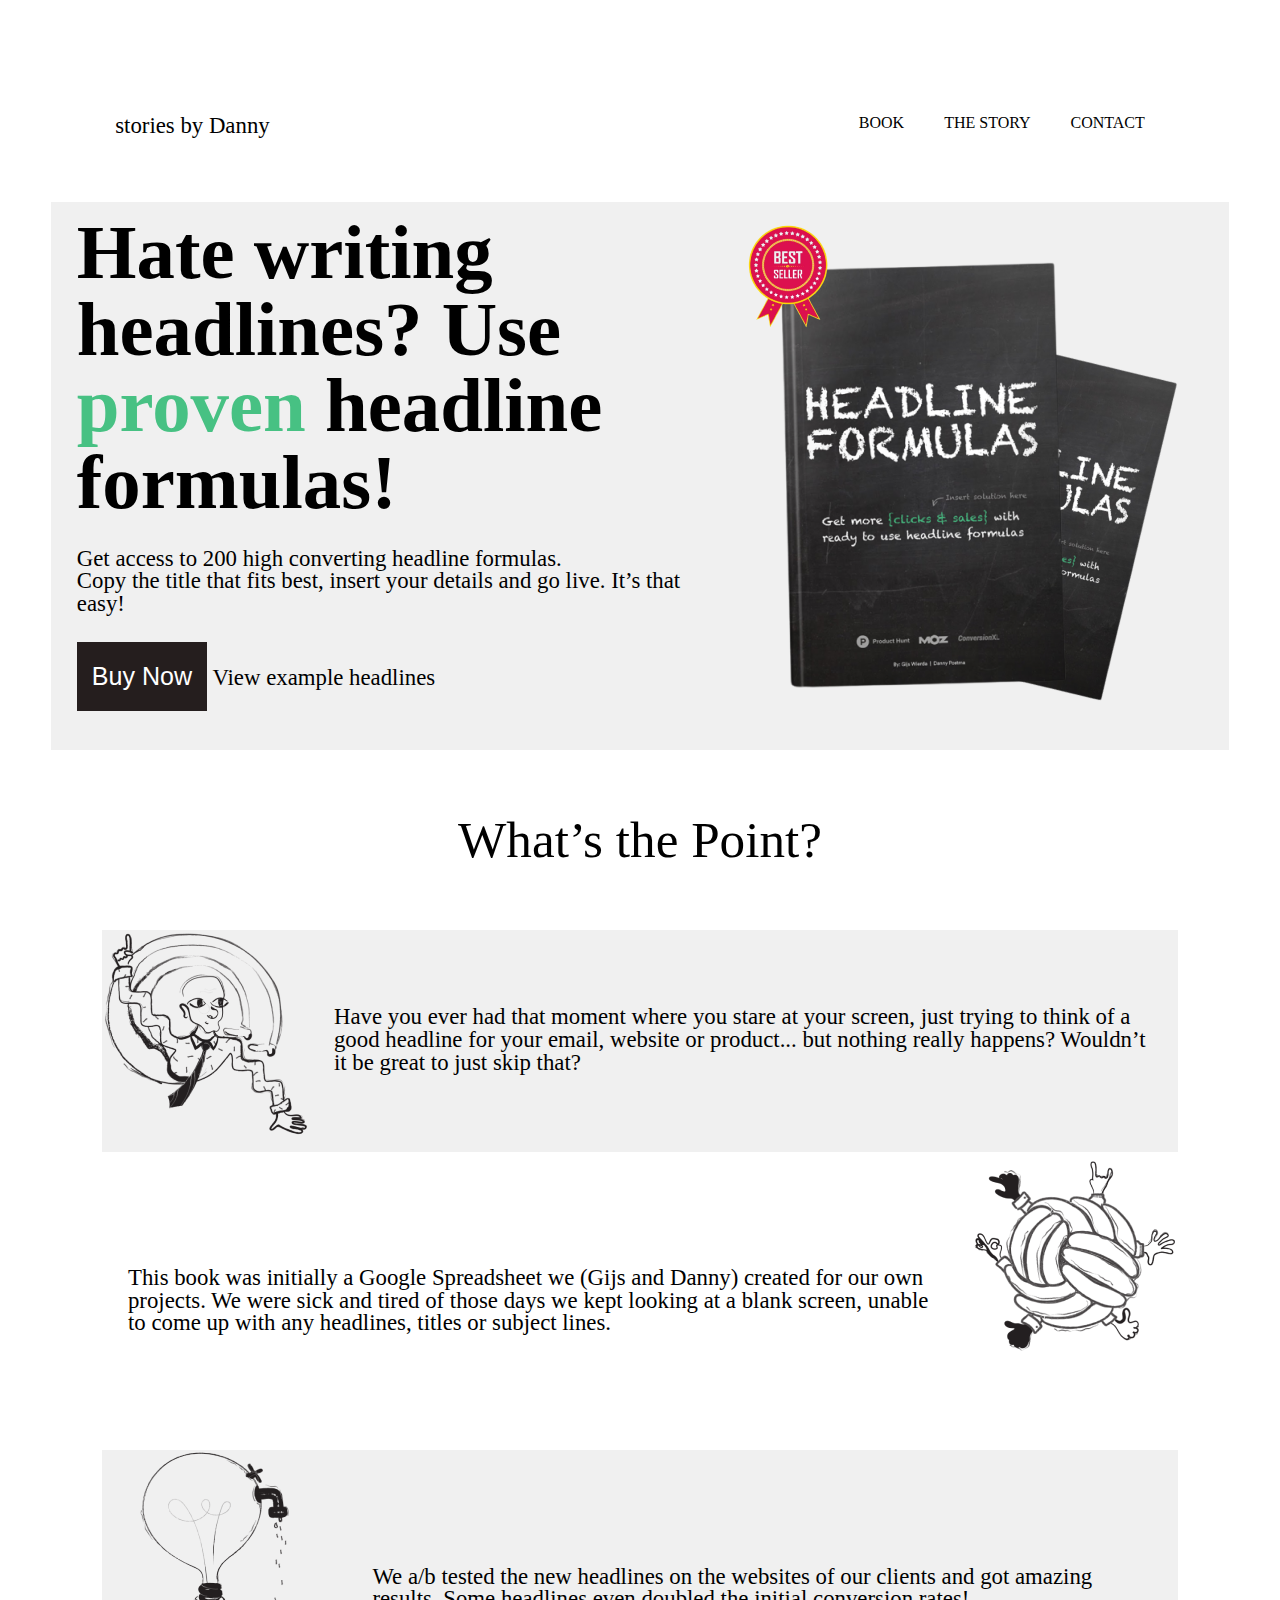
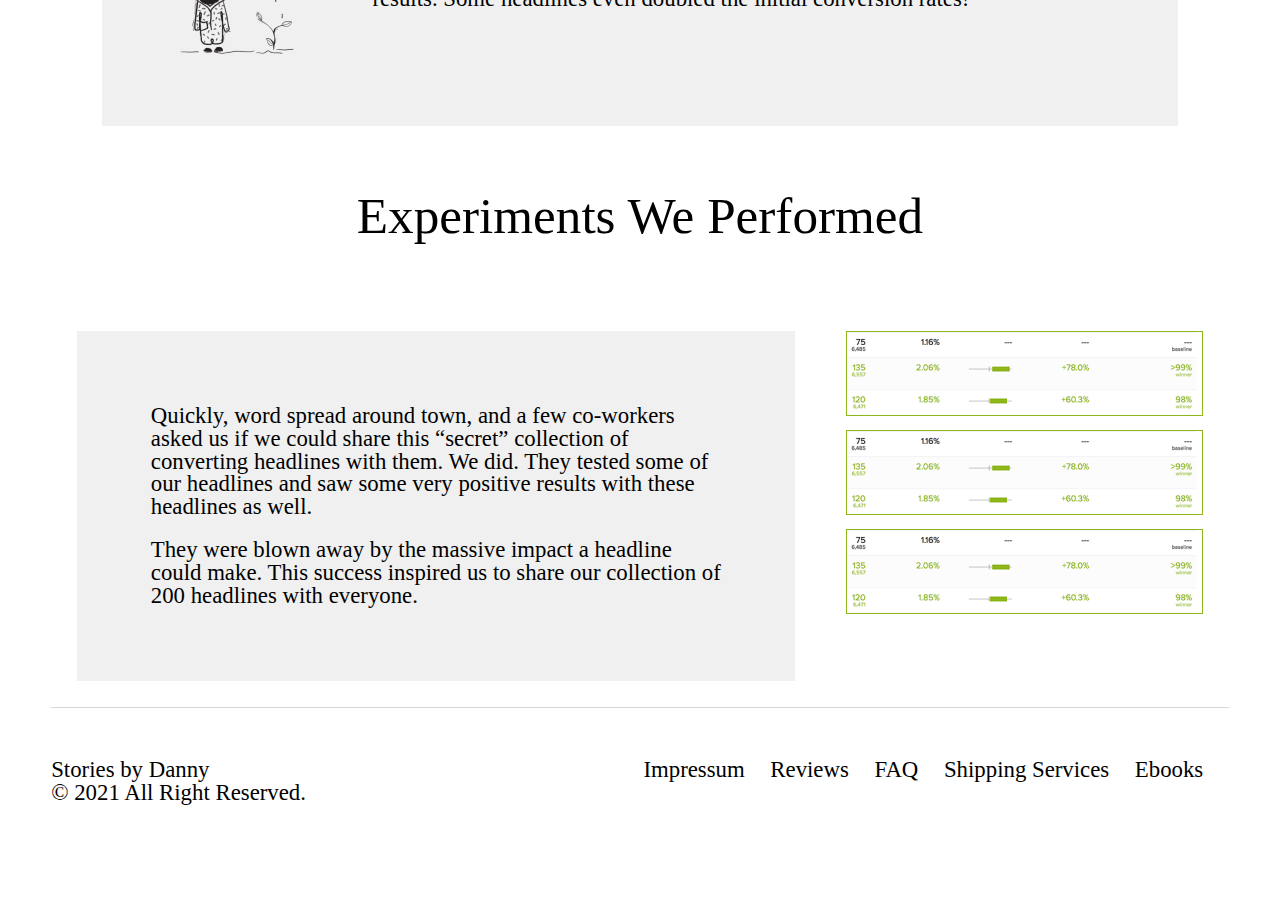
<file: index.html>
<!DOCTYPE html>
<html lang="pt-br">

<head>
    <meta charset="UTF-8">
    <meta name="viewport" content="width=device-width, initial-scale=1.0">
    <link rel="stylesheet" href="css/style.css">
    <title>Projeto</title>
</head>
<header>
   
    <nav>
        <p>
            <a href="#">stories by Danny </a>
        </p>
        <ul>
            <li><a href="#">BOOK</a>
            </li>
            <li><a href="#">THE STORY</a>
            </li>
            <li>
                <a href="#">CONTACT</a>
            </li>
        </ul>
    </nav>
</header>
<main>
    <section class="topo">
        <div>
            <h1>Hate writing headlines? Use <span>proven</span> headline formulas!</h1>
            <div class="p">
                <p>
                    Get access to 200 high converting headline formulas.<br> Copy the title that fits best, insert your
                    details
                    and
                    go live. It’s that easy!
                </p>
            </div>
            <p>
                <button>
                    Buy Now
                </button>
                <a href="#">View example headlines</a>
            </p>
        </div>
        <div>
            <img src="src/Clique aqui para baixar a imagem.png" alt="imagem capa">
        </div>
    </section>
    <section class="titulo">
        <h3>What’s the Point?</h3>
    </section>
    <section class="tudo">


        <section class="primeira">
            <p>
                <img src="src/01 1.png" alt="first image">
            </p>
            <p class="texto1">
                Have you ever had that moment where you stare at your screen, just trying to think of a good headline
                for
                your email, website or product... but nothing really happens? Wouldn’t it be great to just skip that?
            </p>
        </section>
        <section class="segunda">
            <p class="texto2">
                This book was initially a Google Spreadsheet we (Gijs and Danny) created for our own projects. We were
                sick
                and tired of those days we kept looking at a blank screen, unable to come up with any headlines, titles
                or
                subject lines.
            </p>
            <p>
                <img src="src/02 1.png" alt="seg img">
            </p>

        </section>
        <section class="terceira">
            <p>
                <img src="src/08 1.png" alt="ter img">
            </p>
            <p class="texto3">
                We a/b tested the new headlines on the websites of our clients and got amazing results. Some headlines
                even
                doubled the initial conversion rates!
            </p>
        </section>
    </section>
    <section class="Experiments">
        <h3>Experiments We Performed</h3>
    </section>
    <section class="experimento">

        <div class="berinjela">
            <p>
                Quickly, word spread around town, and a few co-workers asked us if we could share this “secret”
                collection
                of converting headlines with them. We did. They tested some of our headlines and saw some very positive
                results with these headlines as well.
            </p>
            <p>
                They were blown away by the massive impact a headline could make. This success inspired us to share our
                collection of 200 headlines with everyone.
            </p>
        </div>

        <div>
            <img src="src/tabela.png" alt="tabela">
        </div>

    </section>

</main>
<footer>
    <p>
        Stories by Danny

        <br>
        © 2021 All Right Reserved.
    </p>
    <nav>
        <ul>
            <li>
                <a href="#">Impressum</a>
            </li>
            <li>
                <a href="#">Reviews</a>
            </li>
            <li>
                <a href="#">FAQ</a>
            </li>
            <li>
                <a href="#">Shipping Services</a>
            </li>
            <li>
                <a href="#">Ebooks</a>
            </li>
        </ul>
    </nav>
</footer>

</html>
</file>
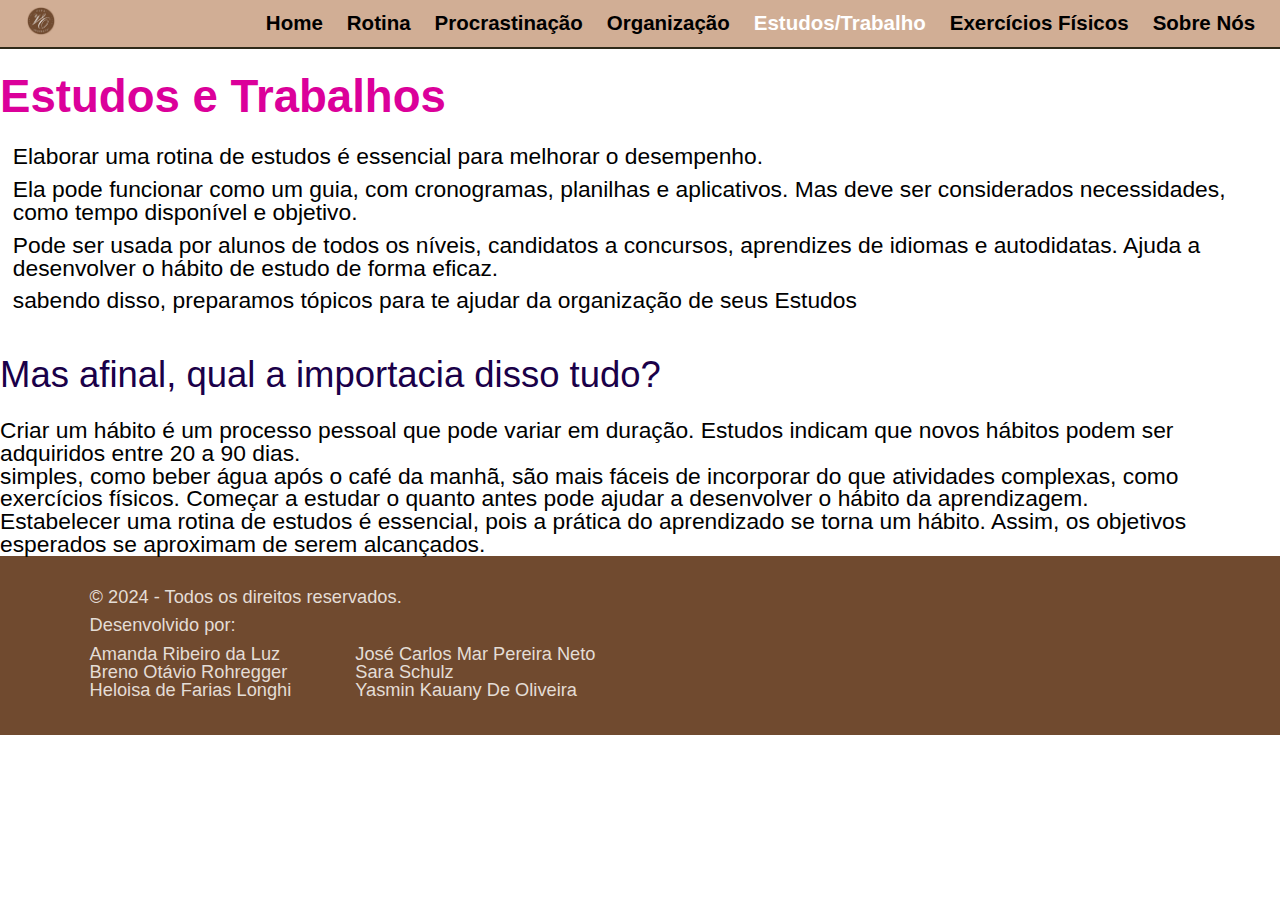
<file: Vida-Disciplinada-e-Organizada-main/estudosTrabalho.html>
<!DOCTYPE html>
<html lang="en">

<head>
    <meta charset="UTF-8">
    <meta name="viewport" content="width=device-width, initial-scale=1.0">
    <title>Estudos e Trabalho</title>
    <link rel="stylesheet" href="CSS/style_estudosTrabalho.css" type="text/css">
</head>

<body class="estudosTrabalho">
    <header>
        <nav>
            <p><img src="src/Logo Vita Ordinata.png" alt="Logo Vita Ordinata"></p>
            <ul>
                <li>
                    <a href="index.html">Home</a>
                </li>
                <li>
                    <a href="rotina.html">Rotina</a>
                </li>
                <li>
                    <a href="procrastinacao.html">Procrastinação</a>
                </li>
                <li>
                    <a href="organizacao.html">Organização</a>
                </li>
                <li class="atual">
                    <a href="estudosTrabalho.html">Estudos/Trabalho</a>
                </li><!--Sara-->
                <li>
                    <a href="exercicios.html">Exercícios Físicos</a>
                </li>
                <li>
                    <a href="sobre.html">Sobre Nós</a>
                </li>
            </ul>
        </nav>
    </header>
    <main>
        <h1>Estudos e Trabalhos</h1>
        <section class="intro"> 
            <p> 
                Elaborar uma rotina de estudos é essencial para melhorar o desempenho. 
            </p> 
            <p> 
                Ela pode funcionar como um guia, com cronogramas, planilhas e aplicativos. Mas deve ser considerados necessidades, como tempo disponível e objetivo. 
            </p>
            <p> 
                Pode ser usada por alunos de todos os níveis, candidatos a concursos, aprendizes de idiomas e autodidatas. Ajuda a desenvolver o hábito de estudo de forma eficaz. 
            </p> 
             <p> 
                sabendo disso, preparamos tópicos para te ajudar da organização de seus Estudos 
            </p>
             </section> 
             <section class="importacia"> 
                <h2> 
                    Mas afinal, qual a importacia disso tudo? 
                </h2>
                <p>
                    Criar um hábito é um processo pessoal que pode variar em duração. Estudos indicam que novos hábitos podem ser adquiridos entre 20 a 90 dias.
                </p>
                <p>
                    simples, como beber água após o café da manhã, são mais fáceis de incorporar do que atividades complexas, como exercícios físicos. Começar a estudar o quanto antes pode ajudar a desenvolver o hábito da aprendizagem.
                </p>  
                <p>
                    Estabelecer uma rotina de estudos é essencial, pois a prática do aprendizado se torna um hábito. Assim, os objetivos esperados se aproximam de serem alcançados.
                </p>

             </section>
    </main>
    <footer>
        <div>
            <p>&copy 2024 - Todos os direitos reservados.</p>
        </div>
        <div>
            <p>Desenvolvido por: </p>
        </div>
        <div>
            <p>Amanda Ribeiro da Luz <br>
                Breno Otávio Rohregger <br>
                Heloisa de Farias Longhi </p>
            <p>José Carlos Mar Pereira Neto <br>
                Sara Schulz <br>
                Yasmin Kauany De Oliveira</p>
        </div>
    </footer>
</body>

</html>
</file>
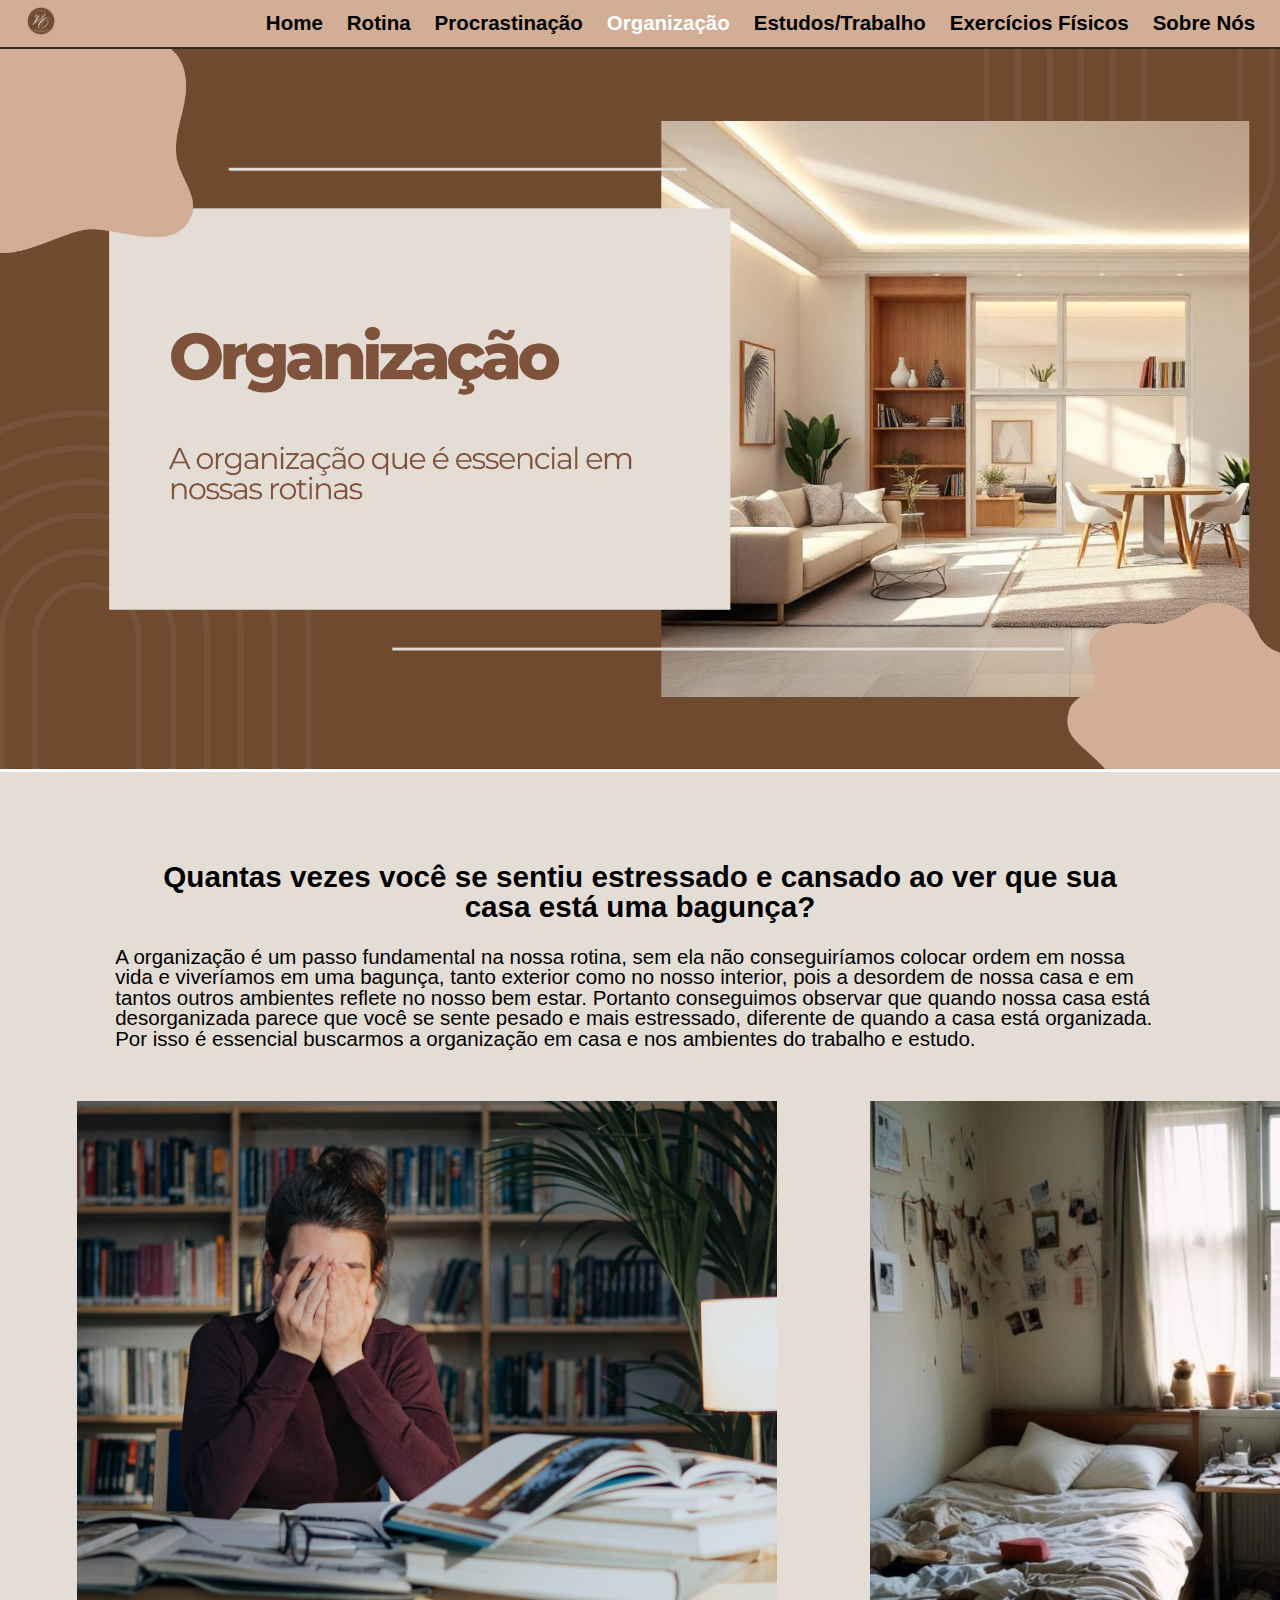
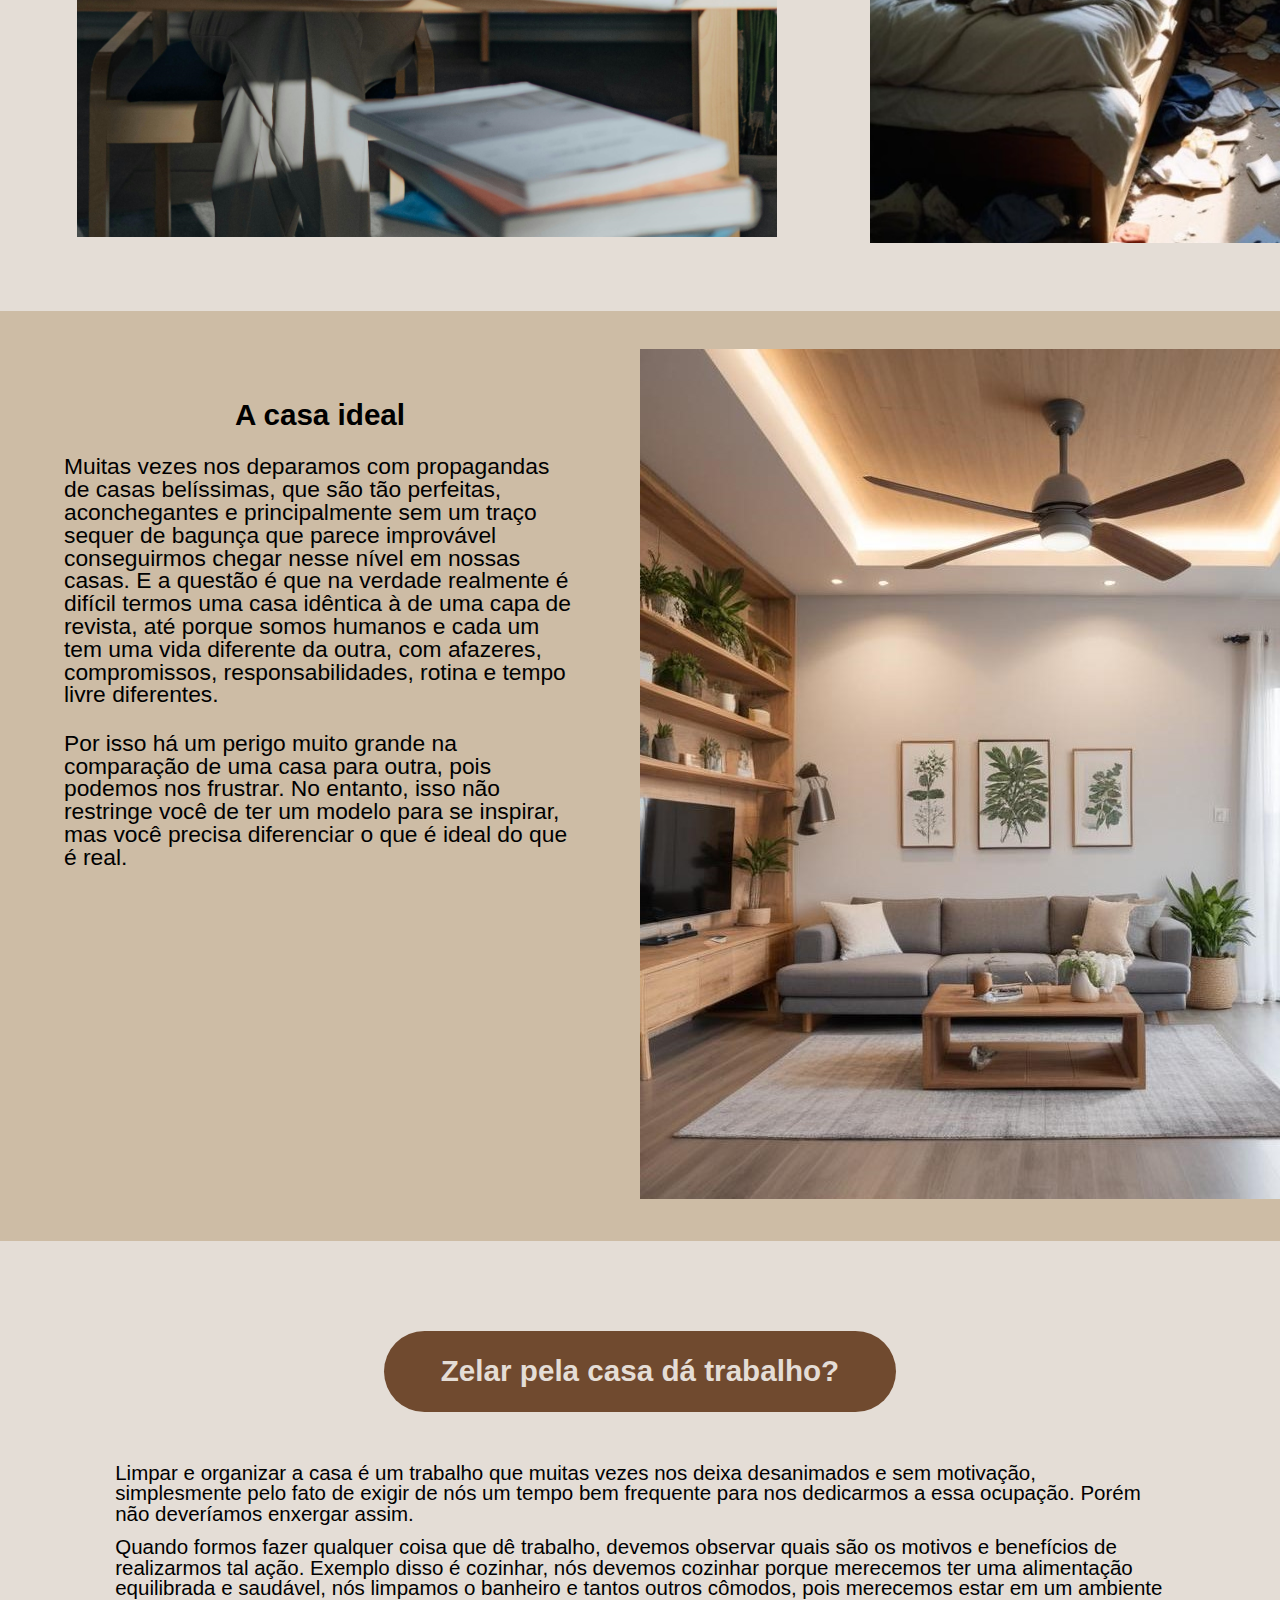
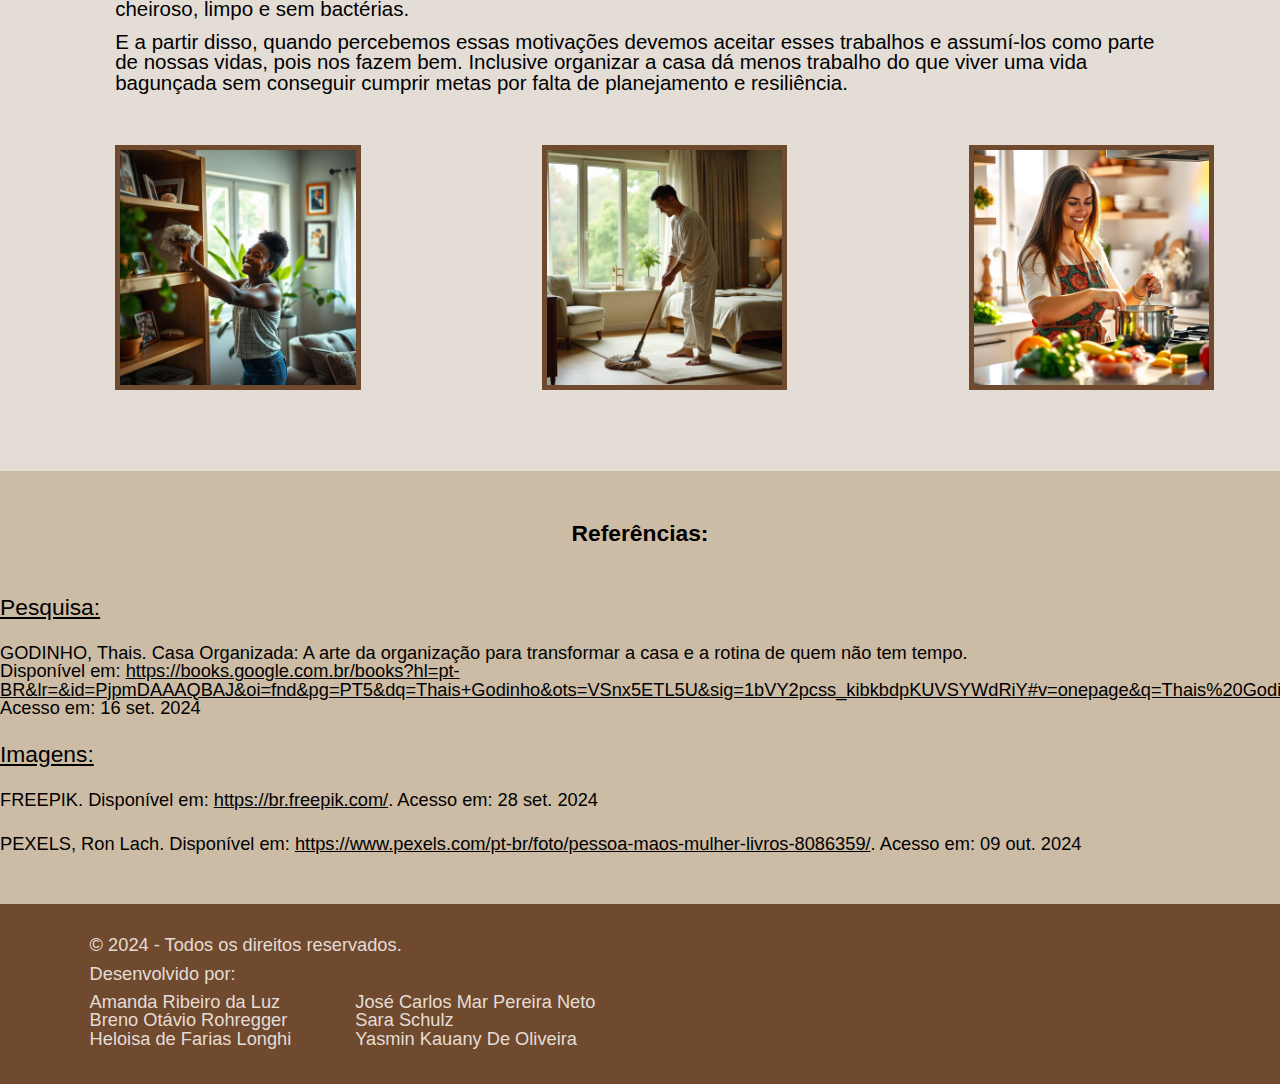
<file: Vida-Disciplinada-e-Organizada-main/organizacao.html>
<!DOCTYPE html>
<html lang="en">

<head>
    <meta charset="UTF-8">
    <meta name="viewport" content="width=device-width, initial-scale=1.0">
    <title>Organização de ambientes</title>
    <link rel="stylesheet" href="CSS/style_organizacao.css" type="text/css">
</head>

<body>
    <header>
        <nav>
            <p><img src="src/Logo Vita Ordinata.png" alt="Logo Vita Ordinata"></p>
            <ul>
                <li>
                    <a href="index.html">Home</a>
                </li>
                <li>
                    <a href="rotina.html">Rotina</a>
                </li>
                <li>
                    <a href="procrastinacao.html">Procrastinação</a>
                </li>
                <li class="atual">
                    <a href="organizacao.html">Organização</a>
                </li><!--Heloisa-->
                <li>
                    <a href="estudosTrabalho.html">Estudos/Trabalho</a>
                </li>
                <li>
                    <a href="exercicios.html">Exercícios Físicos</a>
                </li>
                <li>
                    <a href="sobre.html">Sobre Nós</a>
                </li>
            </ul>
        </nav>
    </header>
    <main>
        <section class="banner">
            <p class="imagem"><img src="src/img.organizacao/Organização.png" alt="Imagem sala de estar organizada / banner"></p>
        </section>

        <section class="importancia">
            <h1>Quantas vezes você se sentiu estressado e cansado ao ver que sua casa está uma bagunça?</h3>
            <p class="paragrafo">A organização é um passo fundamental  na nossa rotina, sem ela não conseguiríamos colocar ordem em nossa vida e viveríamos em uma bagunça, tanto exterior como no nosso interior, pois a desordem de nossa casa e em tantos outros ambientes reflete no nosso bem estar. Portanto conseguimos observar que quando nossa casa está desorganizada parece que você se sente pesado e mais estressado, diferente de quando a casa está organizada. Por isso é essencial buscarmos a organização em casa e nos ambientes do trabalho e estudo.</p>
            <div>
                <p><img src="src/img.organizacao/pessoa estressada.png.jpg" width="700" alt=""></p>
                <p><img src="src/img.organizacao/Quarto bagunçado.png.jpeg" width="700" alt=""></p>
            </div>
        </section>
        <section class="modelo">
            <div class="dividir">
                <div class="text">
                    <h1>A casa ideal</h4>
                    <p>
                        Muitas vezes nos deparamos com propagandas de casas belíssimas, que são tão perfeitas, aconchegantes e principalmente sem um traço sequer de bagunça que parece improvável conseguirmos chegar nesse nível em nossas casas. E a questão é que na verdade realmente é difícil termos uma casa idêntica à de uma capa de revista, até porque somos humanos e cada um tem uma vida diferente da outra, com afazeres, compromissos, responsabilidades, rotina e tempo livre diferentes.
                    </p>
                    <p>
                        Por isso há um perigo muito grande na comparação de uma casa para outra, pois podemos nos frustrar. No entanto, isso não restringe você de ter um modelo para se inspirar, mas você precisa diferenciar o que é ideal do que é real.
                    </p>
                </div>
                <div>
                    <p>
                        <img src="src/img.organizacao/modelo casa.png.jpeg" alt="">
                    </p>
                </div>
            </div>
        </section>

        <section class="trabalho">
            <h1>Zelar pela casa dá trabalho?</h5>
            <p>
                Limpar e organizar a casa é um trabalho que muitas vezes nos deixa desanimados e sem motivação, simplesmente pelo fato de exigir de nós um tempo bem frequente para nos dedicarmos a essa ocupação. Porém não deveríamos enxergar assim.
            </p>
            <p>
                Quando formos fazer qualquer coisa que dê trabalho, devemos observar quais são os motivos e benefícios de realizarmos tal ação. Exemplo disso é cozinhar, nós devemos cozinhar porque merecemos ter uma alimentação equilibrada e saudável, nós limpamos o banheiro e tantos outros cômodos, pois merecemos estar em um ambiente cheiroso, limpo e sem bactérias.
            </p>
            <p>
                E a partir disso, quando percebemos essas motivações devemos aceitar esses trabalhos e assumí-los como parte de nossas vidas, pois nos fazem bem. Inclusive organizar a casa dá menos trabalho do que viver uma vida bagunçada sem conseguir cumprir metas por falta de planejamento e resiliência.
            </p>
            <div>
                <p>
                    <img src="src/img.organizacao/mulher limpando a casa.png.jpeg" alt="">
                </p>
                <p>
                    <img src="src/img.organizacao/homem limpando a casa.png.jpeg" alt="">
                </p>
                <p>
                    <img src="src/img.organizacao/mulher cozinhando.png.jpeg" alt="">
                </p>
            </div>
        </section>

        <section class="referencias">
            <h1>Referências:</h1>
            <h2>Pesquisa:</h2>
            <nav>
                <ul>
                    <li>
                        GODINHO, Thais. Casa Organizada: A arte da organização para transformar a casa e a rotina de quem não tem tempo.<br>Disponível em: <a href="https://books.google.com.br/books?hl=pt-BR&lr=&id=PjpmDAAAQBAJ&oi=fnd&pg=PT5&dq=Thais+Godinho&ots=VSnx5ETL5U&sig=1bVY2pcss_kibkbdpKUVSYWdRiY#v=onepage&q=Thais%20Godinho&f=false">https://books.google.com.br/books?hl=pt-BR&lr=&id=PjpmDAAAQBAJ&oi=fnd&pg=PT5&dq=Thais+Godinho&ots=VSnx5ETL5U&sig=1bVY2pcss_kibkbdpKUVSYWdRiY#v=onepage&q=Thais%20Godinho&f=false</a>.<br>Acesso em: 16 set. 2024
                    </li>
                </ul>
            </nav>
            <h2>Imagens:</h2>
            <nav>
                <ul>
                    <li>
                        FREEPIK. Disponível em: <a href="https://br.freepik.com/">https://br.freepik.com/</a>. Acesso em: 28 set. 2024
                    </li>
                    <li>
                        PEXELS, Ron Lach. Disponível em: <a href="https://www.pexels.com/pt-br/foto/pessoa-maos-mulher-livros-8086359/">https://www.pexels.com/pt-br/foto/pessoa-maos-mulher-livros-8086359/</a>. Acesso em: 09 out. 2024
                    </li>
                </ul>
            </nav>
        </section>
      
    </main>
    <footer>
        <div>
            <p>&copy 2024 - Todos os direitos reservados.</p>
        </div>
        <div>
            <p>Desenvolvido por: </p>
        </div>
        <div>
            <p>Amanda Ribeiro da Luz <br>
                Breno Otávio Rohregger <br>
                Heloisa de Farias Longhi </p>
            <p>José Carlos Mar Pereira Neto <br>
                Sara Schulz <br>
                Yasmin Kauany De Oliveira</p>
        </div>
    </footer>
</body>

</html>
</file>
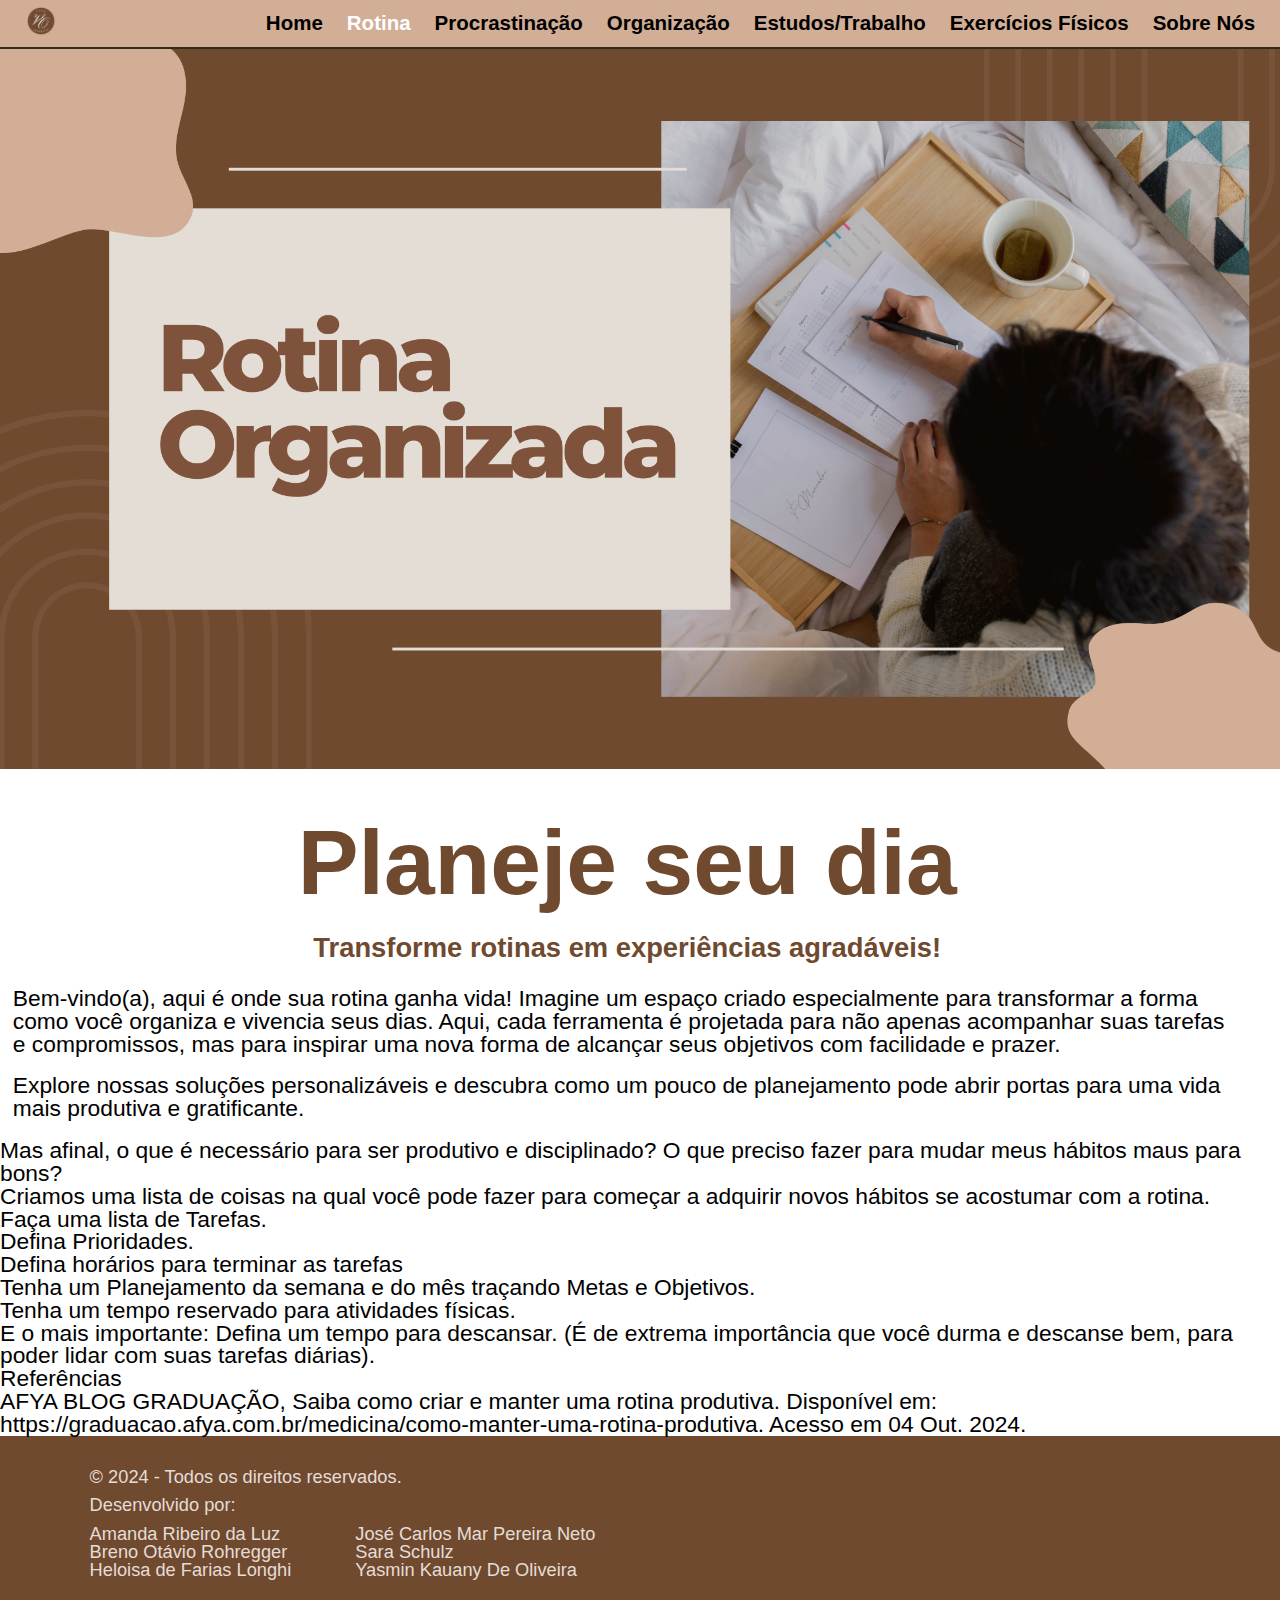
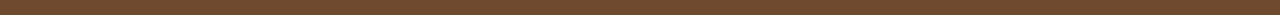
<file: Vida-Disciplinada-e-Organizada-main/rotina.html>
<!DOCTYPE html>
<html lang="en">

<head>
    <meta charset="UTF-8">
    <meta name="viewport" content="width=device-width, initial-scale=1.0">
    <title>Rotina</title>
    <link rel="stylesheet" href="CSS/style_rotina.css" type="text/css">
</head>

<body>
    <header>
        <nav>
            <p><img src="src/Logo Vita Ordinata.png" alt="Logo Vita Ordinata"></p>
            <ul>
                <li>
                    <a href="index.html">Home</a>
                </li>
                <li class="atual">
                    <a href="rotina.html">Rotina</a>
                <li>
                    <a href="procrastinacao.html">Procrastinação</a>
                </li>
                <li>
                    <a href="organizacao.html">Organização</a>
                </li>
                <li>
                    <a href="estudosTrabalho.html">Estudos/Trabalho</a>
                </li>
                <li>
                    <a href="exercicios.html">Exercícios Físicos</a>
                </li>
                <li>
                    <a href="sobre.html">Sobre Nós</a>
                </li>
            </ul>
        </nav>
    </header>
    <main>
        <section>
            <div class="image">
                <p>
                    <img src="./src/img.rotina/Organização.png" alt="rotina - banner" alt="Banner." width="100%">
                </p>
                <p>
                    <h1 class="inicio">Planeje seu dia</h1>
                    <h2 class="tittle">Transforme rotinas em experiências agradáveis!<h2>
                            </p>
            </div>
            <!--colocar referencia (img1)-->
            <div class="intro">
                <p>
                    Bem-vindo(a), aqui é onde sua rotina ganha vida! Imagine um espaço criado especialmente para
                    transformar
                    a forma como você organiza e vivencia seus dias.
                    Aqui, cada ferramenta é projetada para não apenas
                    acompanhar suas tarefas e compromissos, mas para inspirar uma nova forma de alcançar seus
                    objetivos com
                    facilidade e prazer.
                </p>
                <p>
                    Explore nossas soluções personalizáveis e descubra como um pouco de planejamento
                    pode abrir portas para uma vida mais produtiva e gratificante.
                </p>
            </div>
        </section>
        <section class="">
            <h1>Mas afinal, o que é necessário para ser produtivo e disciplinado? O que preciso fazer para mudar
                meus hábitos maus para bons? </h1>
            <p>
                Criamos uma lista de coisas na qual você pode fazer para começar a adquirir novos hábitos se
                acostumar com a rotina.
            </p>
            <ul>
                <li>
                    <p>
                        Faça uma <span>lista de Tarefas.</span>
                    </p>
                </li>
                <li>
                    <p>
                        <strong>Defina Prioridades.</strong>
                    </p>
                </li>
                <li>
                    <p>Defina horários para terminar as tarefas</p>
                </li>
                <li>
                    Tenha um <strong>Planejamento da semana e do mês</strong> traçando <strong> Metas e
                        Objetivos.</strong>
                </li>
                <li>
                    Tenha um tempo reservado para atividades físicas.
                </li>
                <li>
                    E o mais importante: Defina um <strong>tempo para descansar.</strong> (É de extrema
                    importância que você durma e descanse bem, para poder lidar com suas tarefas diárias).
                </li>
            </ul>
        </section>




        <section class="referencias">
            <h2>Referências</h2>

            AFYA BLOG GRADUAÇÃO, Saiba como criar e manter uma rotina produtiva. Disponível em:
            https://graduacao.afya.com.br/medicina/como-manter-uma-rotina-produtiva. Acesso em 04 Out. 2024.
        </section>


    </main>
    <footer>
        <div>
            <p>&copy 2024 - Todos os direitos reservados.</p>
        </div>
        <div>
            <p>Desenvolvido por: </p>
        </div>
        <div>
            <p>Amanda Ribeiro da Luz <br>
                Breno Otávio Rohregger <br>
                Heloisa de Farias Longhi </p>
            <p>José Carlos Mar Pereira Neto <br>
                Sara Schulz <br>
                Yasmin Kauany De Oliveira</p>
        </div>
    </footer>
</body>

</html>
</file>
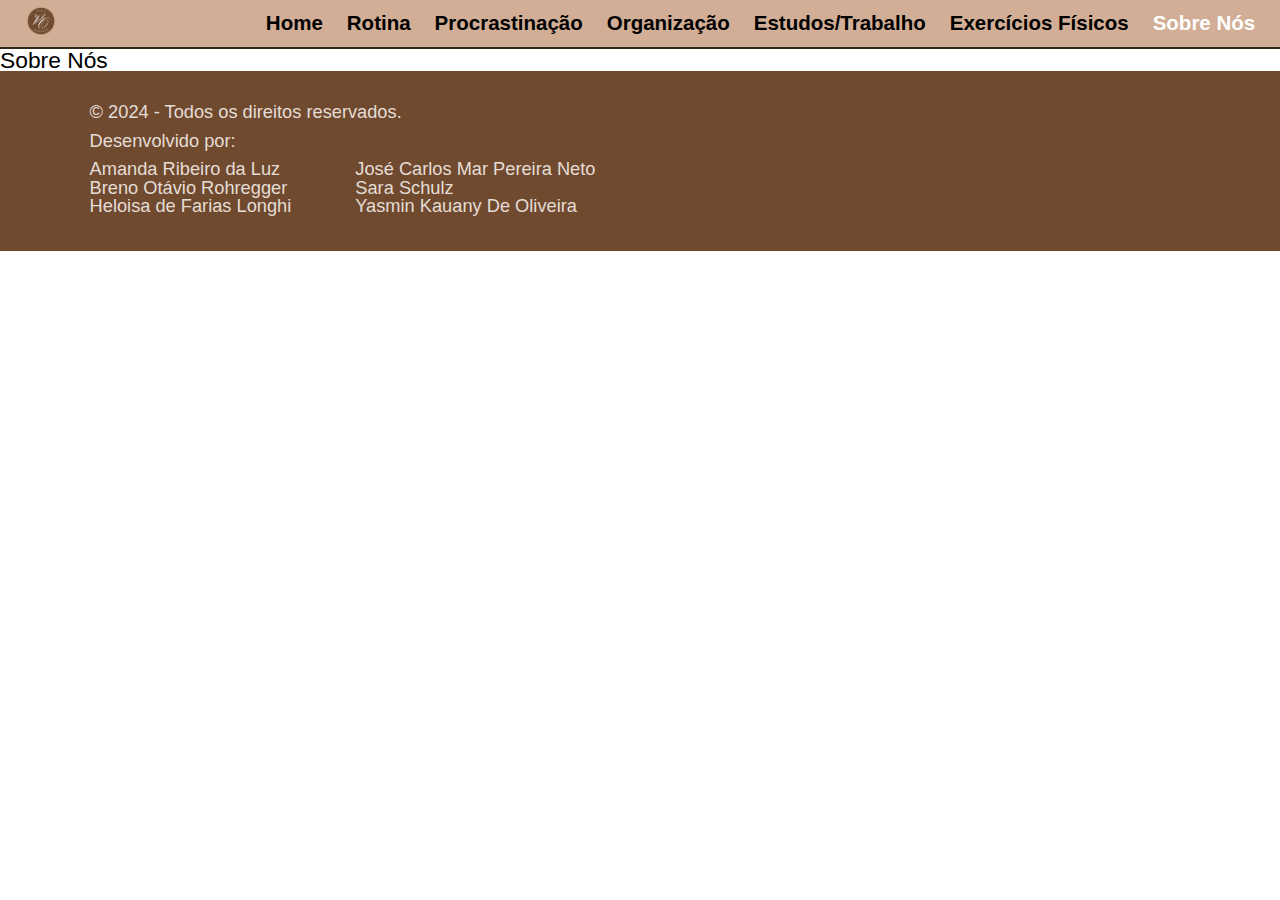
<file: Vida-Disciplinada-e-Organizada-main/sobre.html>
<!DOCTYPE html>
<html lang="pt">
<head>
    <meta charset="UTF-8">
    <meta name="viewport" content="width=device-width, initial-scale=1.0">
    <title>Sobre nós</title>
    <link rel="stylesheet" href="CSS/style_sobre.css" type="text/css">
</head>
<body>
    <header>
        <nav>
            <p><img src="src/Logo Vita Ordinata.png" alt="Logo Vita Ordinata"></p>
            <ul>
                <li>
                    <a href="index.html">Home</a>
                </li> 
                <li>
                    <a href="rotina.html">Rotina</a>
                </li>
                <li>
                    <a href="procrastinacao.html">Procrastinação</a>
                </li>
                <li>
                    <a href="organizacao.html">Organização</a>
                </li>
                <li>
                    <a href="estudosTrabalho.html">Estudos/Trabalho</a>
                </li>
                <li>
                    <a href="exercicios.html">Exercícios Físicos</a>
                </li>
                <li class="atual">
                    <a href="sobre.html">Sobre Nós</a>
                </li> 
            </ul>
        </nav>
    </header>
    <main>
        <h1>Sobre Nós</h1>
    </main>
    <footer>
        <div><p>&copy 2024 - Todos os direitos reservados.</p></div>
        <div><p>Desenvolvido por: </p></div>
        <div><p>Amanda Ribeiro da Luz <br>
            Breno Otávio  Rohregger <br>
            Heloisa de Farias Longhi </p>
        <p>José Carlos Mar Pereira Neto <br>
            Sara Schulz <br>
            Yasmin Kauany De Oliveira</p></div>
    </footer>
</body>
</html>
</file>
<file: css/style.css>
/* http://meyerweb.com/eric/tools/css/reset/ 
   v2.0 | 20110126
   License: none (public domain)
*/

html,
body,
div,
span,
applet,
object,
iframe,
h1,
h2,
h3,
h4,
h5,
h6,
p,
blockquote,
pre,
a,
abbr,
acronym,
address,
big,
cite,
code,
del,
dfn,
em,
img,
ins,
kbd,
q,
s,
samp,
small,
strike,
strong,
sub,
sup,
tt,
var,
b,
u,
i,
center,
dl,
dt,
dd,
ol,
ul,
li,
fieldset,
form,
label,
legend,
table,
caption,
tbody,
tfoot,
thead,
tr,
th,
td,
article,
aside,
canvas,
details,
embed,
figure,
figcaption,
footer,
header,
hgroup,
menu,
nav,
output,
ruby,
section,
summary,
time,
mark,
audio,
video {
    margin: 0;
    padding: 0;
    border: 0;
    font-size: 100%;
    font: inherit;
    vertical-align: baseline;
}

/* HTML5 display-role reset for older browsers */
article,
aside,
details,
figcaption,
figure,
footer, 
header,
hgroup,
menu,
nav,
section {
    display: block;
}

body {
    line-height: 1;
}

ol,
ul {
    list-style: none;
}

blockquote,
q {
    quotes: none;
}

blockquote:before,
blockquote:after,
q:before,
q:after {
    content: '';
    content: none;
}

table {
    border-collapse: collapse;
    border-spacing: 0;
}

/*========================================================
                       GERAL
==========================================================*/
html {
    font-size: calc(10px + 1vw);
    margin: 1vw 0 1vw 0;
}

a {
    color: black;
    text-decoration: none;
}
body { 
    padding: 3vw 4vw 3vw 4vw;
}

/*========================================================
                       TOPO
==========================================================*/
header nav {
    margin: 5vw 5vw 5vw 5vw;
    display: flex;
    justify-content: space-between;
}

header nav ul {
    display: flex;
}

header nav ul li {
    margin: 0 20px 0 20px;
    font-size: medium;
}

/*========================================================
                       CONTEÚDO - MAIN
==========================================================*/
main section.topo {
    display: flex;
    background-color: rgb(240, 240, 240);
    padding: 1vw 2vw 1vw 2vw;
}

main section.topo h1 {
    font-size: 6vw;
    font-weight: bold;
}

main section.topo h1 span {
    color: #47C183
}

main section.topo div.p {
    margin: 2vw 2vw 2vw 0;

}

main section.topo button {
    background-color: #251e1e;
    color: white;
    padding: 20px 15px 20px 15px;
    border: none;
    font-size: 1.1rem;
}

/*========================================================
                       CONTEÚDO - MEIO
==========================================================*/
main section.titulo {
    margin: 5vw 0 5vw 0;
    text-align: center;
    font-size: 4vw;
}

main section.tudo {
    margin: 0 4vw 0 4vw;
}

main section.primeira {
    display: flex;
    background-color: rgb(240, 240, 240);
}

main section.primeira p.texto1 {
    padding: 6vw 2vw;
}

main section.segunda {
    display: flex;
}

main section.segunda p.texto2 {
    padding: 9vw 2vw;
}

main section.terceira {
    display: flex;
    background-color: rgb(240, 240, 240);
}

main section.terceira p.texto3 {
    padding: 9vw 5vw;
}

/*========================================================
                       CONTEÚDO - TABELA
==========================================================*/

main section.Experiments h3 {
    text-align: center;
    margin: 5vw;
    font-size: 4vw;
}

main section.experimento {
    display: flex;
    border-bottom: 1px solid rgb(216, 214, 214);
}
main section.experimento div.berinjela {
    padding: 5vw 5vw 5vw 5vw;
    background-color: rgb(240, 240, 240);
}
main section.experimento div.berinjela p {
    padding: 10px;
}
main section.experimento div {
   margin: 2vw 2vw 2vw 2vw;
   justify-content: space-between;

}
/*========================================================
                       CONTEÚDO - FOOTER
==========================================================*/
footer {
    display: flex;
    justify-content: space-between;
    margin: 4vw 0 4vw 0;
}
footer ul {
    display: flex;
}
footer ul li {
    margin: 0 2vw  0 0 ;
}
</file>
<file: Vida-Disciplinada-e-Organizada-main/CSS/style_estudosTrabalho.css>
/* http://meyerweb.com/eric/tools/css/reset/ 
   v2.0 | 20110126
   License: none (public domain)
*/

html,
body,
div,
span,
applet,
object,
iframe,
h1,
h2,
h3,
h4,
h5,
h6,
p,
blockquote,
pre,
a,
abbr,
acronym,
address,
big,
cite,
code,
del,
dfn,
em,
img,
ins,
kbd,
q,
s,
samp,
small,
strike,
strong,
sub,
sup,
tt,
var,
b,
u,
i,
center,
dl,
dt,
dd,
ol,
ul,
li,
fieldset,
form,
label,
legend,
table,
caption,
tbody,
tfoot,
thead,
tr,
th,
td,
article,
aside,
canvas,
details,
embed,
figure,
figcaption,
footer,
header,
hgroup,
menu,
nav,
output,
ruby,
section,
summary,
time,
mark,
audio,
video {
	margin: 0;
	padding: 0;
	border: 0;
	font-size: 100%;
	font: inherit;
	vertical-align: baseline;
}

/* HTML5 display-role reset for older browsers */
article,
aside,
details,
figcaption,
figure,
footer,
header,
hgroup,
menu,
nav,
section {
	display: block;
}

body {
	line-height: 1;
}

ol,
ul {
	list-style: none;
}

blockquote,
q {
	quotes: none;
}

blockquote:before,
blockquote:after,
q:before,
q:after {
	content: '';
	content: none;
}

table {
	border-collapse: collapse;
	border-spacing: 0;
}

/*==========================================
                GERAL
============================================*/

html {
	font-family: 'Trebuchet MS', 'Lucida Sans Unicode', 'Lucida Grande', 'Lucida Sans', Arial, sans-serif;
	font-size: calc(10px + 1vw);
}

a {
	color: black;
	text-decoration: none;
}

/*main {
    margin: 0 10vw 0 10vw;
}*/

/*==========================================
           		 HEADER
============================================*/
header {
	border-bottom: 2.5px solid #2f2a19;
}
header nav {
	display: flex;
	background-color: #d1ae95;
	padding: 0.5vw 1vw 0.5vw 1vw;
	align-items: center;
	justify-content: space-between;
}

header nav p img {
	border-radius: 50px;
	justify-content: left;
	width: 30px;
	margin: 0 0 0 1vw;
}

header nav ul {
	display: flex;
	justify-content: right;
	font-size: 0.9rem;
	font-weight: bold;

}

header nav ul li {
	margin: 2px 12px 2px 12px;
}

header nav ul li.atual a {
	color: hsl(0, 0%, 100%);
}
/*==========================================
           		 MAIN
============================================*/


/*==========================================
            ESTUDOS / TRABALHO
============================================*/
body.estudosTrabalho main h1{
    font-size: 2rem;
    font-weight: bold;
    color: hsl(318, 100%, 43%);
    margin: 2vw 2vw 2vw 0;

}
body.estudosTrabalho main section.intro p{
    margin: 10px 3vw 2px 1vw;
    
}
body.estudosTrabalho main section.importacia h2{
    font-size: 1.6rem;
    color: rgb(26, 0, 73);
    margin: 3.5vw 2vw 2vw 0;
}

/*==========================================
           		 FOOTER
============================================*/
footer {
	background-color: #704a2f;
	padding: 2vw 0vw 2vw 0;
	color:#e4ddd6;
}
footer div {
	display: flex;
	margin: 0.5vw 0 0.6vw 6vw;
	font-size: 0.8rem;
}
footer div p {
	margin:  0 4vw 0.2vw 1vw;
}
</file>
<file: Vida-Disciplinada-e-Organizada-main/CSS/style_organizacao.css>
/* http://meyerweb.com/eric/tools/css/reset/ 
   v2.0 | 20110126
   License: none (public domain)
*/

html, body, div, span, applet, object, iframe,
h1, h2, h3, h4, h5, h6, p, blockquote, pre,
a, abbr, acronym, address, big, cite, code,
del, dfn, em, img, ins, kbd, q, s, samp,
small, strike, strong, sub, sup, tt, var,
b, u, i, center,
dl, dt, dd, ol, ul, li,
fieldset, form, label, legend,
table, caption, tbody, tfoot, thead, tr, th, td,
article, aside, canvas, details, embed, 
figure, figcaption, footer, header, hgroup, 
menu, nav, output, ruby, section, summary,
time, mark, audio, video {
	margin: 0;
	padding: 0;
	border: 0;
	font-size: 100%;
	font: inherit;
	vertical-align: baseline;
}
/* HTML5 display-role reset for older browsers */
article, aside, details, figcaption, figure, 
footer, header, hgroup, menu, nav, section {
	display: block;
}
body {
	line-height: 1;
}
ol, ul {
	list-style: none;
}
blockquote, q {
	quotes: none;
}
blockquote:before, blockquote:after,
q:before, q:after {
	content: '';
	content: none;
}
table {
	border-collapse: collapse;
	border-spacing: 0;
}

/*==========================================
                GERAL
============================================*/

html{
    font-family: 'Trebuchet MS', 'Lucida Sans Unicode', 'Lucida Grande', 'Lucida Sans', Arial, sans-serif;
    font-size: calc(10px + 1vw);
}

a{
    color: black;
    text-decoration: none;
}
/* main {
    margin: 0 10vw 0 10vw;
}
*/

/*==========================================
            ORGANIZAÇÃO DOS AMBIENTES
============================================*/
/*==========================================
           		 HEADER
============================================*/
header {
	border-bottom: 2.5px solid #2f2a19;
}
header nav {
	display: flex;
	background-color: #d1ae95;
	padding: 0.5vw 1vw 0.5vw 1vw;
	align-items: center;
	justify-content: space-between;
}

header nav p img {
	border-radius: 50px;
	justify-content: left;
	width: 30px;
	margin: 0 0 0 1vw;
}

header nav ul {
	display: flex;
	justify-content: right;
	font-size: 0.9rem;
	font-weight: bold;

}

header nav ul li {
	margin: 2px 12px 2px 12px;
}

header nav ul li.atual a {
	color: hsl(0, 0%, 100%);
}
/*==========================================
           		 SECTION.BANNER
============================================*/
main section.banner p.imagem img{
	width: 100%;
}

/*============================================
           		 SECTION.IMPORTANCIA
==============================================*/
main section.importancia {
	background-color: #e4ddd6;
	padding: 3vw 0 3vw 0;
}
main section.importancia h1 {
	margin: 4vw 10vw 2vw 10vw;
	font-size: 1.3rem;
	text-align: center;
	font-weight: bold;
}
main section.importancia p.paragrafo {
	margin: 2vw 9vw 2vw 9vw;
	font-size: 0.9rem;
}
main section.importancia div {
	display: flex;
	justify-content: space-around;
}
main section.importancia div p {
	width: 50%;
	margin: 2vw 6vw 2vw 6vw;
	text-align: center;
}
main section.importancia div div p img {
	border: 5px solid #704a2f;
}

/*============================================
           		 SECTION.MODELO
==============================================*/
main section.modelo {
	background-color: #cdbca5;
	padding: 3vw 0 3vw 0;
}
main section.modelo div.dividir {
	display: flex;
}
main section.modelo div.dividir div {
	width: 50%;
}
main section.modelo div.dividir div.text h1 {
	margin: 4vw 10vw 2vw 10vw;
	font-size: 1.3rem;
	text-align: center;
	font-weight: bold;
}
main section.modelo div.dividir div.text p {
	margin: 2vw 5vw 2vw 5vw;
	justify-content: left;
}
main section.modelo div.dividir div.text div p img {
	border: 5px solid #704a2f;
	margin: 2vw 5vw 2vw 5vw;
}

/*============================================
           		 SECTION.TRABALO
==============================================*/
main section.trabalho {
	background-color: #e4ddd6;
	padding: 3vw 0 3vw 0;
}
main section.trabalho h1 {
	margin: 4vw 30vw 4vw 30vw;
	font-size: 1.3rem;
	text-align: center;
	font-weight: bold;
	background-color: #704a2f;
	padding: 2vw 1vw 2vw 1vw;
	border-radius: 100px;
	color:#e4ddd6;
}
main section.trabalho p {
	margin: 1vw 9vw 1vw 9vw;
	font-size: 0.9rem;
}
main section.trabalho div {
	display: flex;
	justify-content: space-between;
	width: 100%;
}
main section.trabalho div p img {
	width: 120%;
	border: 5px solid #704a2f;
	margin: 2vw 0 2vw 0;
}
/*==========================================
           	SECTION.REFERENCIAS
============================================*/
main section.referencias {
	background-color: #cdbca5;
	padding: 2vw 0 2vw 0;
}
main section.referencias h1 {
	font-size: 1rem;
	font-weight: bold;
	padding: 2vw 0 2vw 0;
	text-align: center;
}
main section.referencias h2 {
	font-size: 1rem;
	margin: 2vw 0vw 2vw 0vw;
	text-decoration: underline;
}
main section.referencias nav ul li {
	font-size: 0.8rem;
	margin: 2vw 0vw 2vw 0vw;
}
main section.referencias nav ul li a {
	text-decoration: underline;
}


/*==========================================
           		 FOOTER
============================================*/
footer {
	background-color: #704a2f;
	padding: 2vw 0vw 2vw 0;
	color:#e4ddd6;
}
footer div {
	display: flex;
	margin: 0.5vw 0 0.6vw 6vw;
	font-size: 0.8rem;
}
footer div p {
	margin:  0 4vw 0.2vw 1vw;
}
</file>
<file: Vida-Disciplinada-e-Organizada-main/CSS/style_rotina.css>
/* http://meyerweb.com/eric/tools/css/reset/ 
   v2.0 | 20110126
   License: none (public domain)
*/

html,
body,
div,
span,
applet,
object,
iframe,
h1,
h2,
h3,
h4,
h5,
h6,
p,
blockquote,
pre,
a,
abbr,
acronym,
address,
big,
cite,
code,
del,
dfn,
em,
img,
ins,
kbd,
q,
s,
samp,
small,
strike,
strong,
sub,
sup,
tt,
var,
b,
u,
i,
center,
dl,
dt,
dd,
ol,
ul,
li,
fieldset,
form,
label,
legend,
table,
caption,
tbody,
tfoot,
thead,
tr,
th,
td,
article,
aside,
canvas,
details,
embed,
figure,
figcaption,
footer,
header,
hgroup,
menu,
nav,
output,
ruby,
section,
summary,
time,
mark,
audio,
video {
	margin: 0;
	padding: 0;
	border: 0;
	font-size: 100%;
	font: inherit;
	vertical-align: baseline;
}

/* HTML5 display-role reset for older browsers */
article,
aside,
details,
figcaption,
figure,
footer,
header,
hgroup,
menu,
nav,
section {
	display: block;
}

body {
	line-height: 1;
}

ol,
ul {
	list-style: none;
}

blockquote,
q {
	quotes: none;
}

blockquote:before,
blockquote:after,
q:before,
q:after {
	content: '';
	content: none;
}

table {
	border-collapse: collapse;
	border-spacing: 0;
}

/*==========================================
                GERAL
============================================*/

html {
	font-family: 'Trebuchet MS', 'Lucida Sans Unicode', 'Lucida Grande', 'Lucida Sans', Arial, sans-serif;
	font-size: calc(10px + 1vw);
}

a {
	color: black;
	text-decoration: none;
}

/*main {
	margin: 0 10vw 0 10vw;
}*/


/*==========================================
           		 HEADER
============================================*/
header {
	border-bottom: 2.5px solid #2f2a19;
}
header nav {
	display: flex;
	background-color: #d1ae95;
	padding: 0.5vw 1vw 0.5vw 1vw;
	align-items: center;
	justify-content: space-between;
}

header nav p img {
	border-radius: 50px;
	justify-content: left;
	width: 30px;
	margin: 0 0 0 1vw;
}

header nav ul {
	display: flex;
	justify-content: right;
	font-size: 0.9rem;
	font-weight: bold;

}

header nav ul li {
	margin: 2px 12px 2px 12px;
}

header nav ul li.atual a {
	color: hsl(0, 0%, 100%);
}
/*==========================================
           		 MAIN
============================================*/
body main h1.inicio {
	color: #704a2f;
	font-size: 4rem;
	font-weight: bold;
	margin: 2vw 2vw 2vw 0;
	text-align: center;


}

body main h2.tittle {
	font-size: 1.2rem;
	font-weight: bold;
	color: #704a2f;
	margin: 2vw 2vw 2vw 0;
	text-align: center;
}

body main section div.image p img {
	width: 100;
	justify-content: center;
	margin: 0 0 1.5vw 0;
}

body main section div.intro p {
	margin: 1vw 3vw 1.5vw 1vw;
	display: flex;
}

/*==========================================
           		 FOOTER
============================================*/
footer {
	background-color: #704a2f;
	padding: 2vw 0vw 2vw 0;
	color:#e4ddd6;
}
footer div {
	display: flex;
	margin: 0.5vw 0 0.6vw 6vw;
	font-size: 0.8rem;
}
footer div p {
	margin:  0 4vw 0.2vw 1vw;
}
</file>
<file: Vida-Disciplinada-e-Organizada-main/CSS/style_sobre.css>
/* http://meyerweb.com/eric/tools/css/reset/ 
   v2.0 | 20110126
   License: none (public domain)
*/

html,
body,
div,
span,
applet,
object,
iframe,
h1,
h2,
h3,
h4,
h5,
h6,
p,
blockquote,
pre,
a,
abbr,
acronym,
address,
big,
cite,
code,
del,
dfn,
em,
img,
ins,
kbd,
q,
s,
samp,
small,
strike,
strong,
sub,
sup,
tt,
var,
b,
u,
i,
center,
dl,
dt,
dd,
ol,
ul,
li,
fieldset,
form,
label,
legend,
table,
caption,
tbody,
tfoot,
thead,
tr,
th,
td,
article,
aside,
canvas,
details,
embed,
figure,
figcaption,
footer,
header,
hgroup,
menu,
nav,
output,
ruby,
section,
summary,
time,
mark,
audio,
video {
	margin: 0;
	padding: 0;
	border: 0;
	font-size: 100%;
	font: inherit;
	vertical-align: baseline;
}

/* HTML5 display-role reset for older browsers */
article,
aside,
details,
figcaption,
figure,
footer,
header,
hgroup,
menu,
nav,
section {
	display: block;
}

body {
	line-height: 1;
}

ol,
ul {
	list-style: none;
}

blockquote,
q {
	quotes: none;
}

blockquote:before,
blockquote:after,
q:before,
q:after {
	content: '';
	content: none;
}

table {
	border-collapse: collapse;
	border-spacing: 0;
}

/*==========================================
                GERAL
============================================*/

html {
	font-family: 'Trebuchet MS', 'Lucida Sans Unicode', 'Lucida Grande', 'Lucida Sans', Arial, sans-serif;
	font-size: calc(10px + 1vw);
}

a {
	color: black;
	text-decoration: none;
}

/*main {
    margin: 0 10vw 0 10vw;
}*/

/*==========================================
           		 HEADER
============================================*/
header {
	border-bottom: 2.5px solid #2f2a19;
}
header nav {
	display: flex;
	background-color: #d1ae95;
	padding: 0.5vw 1vw 0.5vw 1vw;
	align-items: center;
	justify-content: space-between;
}

header nav p img {
	border-radius: 50px;
	justify-content: left;
	width: 30px;
	margin: 0 0 0 1vw;
}

header nav ul {
	display: flex;
	justify-content: right;
	font-size: 0.9rem;
	font-weight: bold;

}

header nav ul li {
	margin: 2px 12px 2px 12px;
}

header nav ul li.atual a {
	color: hsl(0, 0%, 100%);
}
/*==========================================
           		 MAIN
============================================*/


/*==========================================
           		 FOOTER
============================================*/
footer {
	background-color: #704a2f;
	padding: 2vw 0vw 2vw 0;
	color:#e4ddd6;
}
footer div {
	display: flex;
	margin: 0.5vw 0 0.6vw 6vw;
	font-size: 0.8rem;
}
footer div p {
	margin:  0 4vw 0.2vw 1vw;
}
</file>
